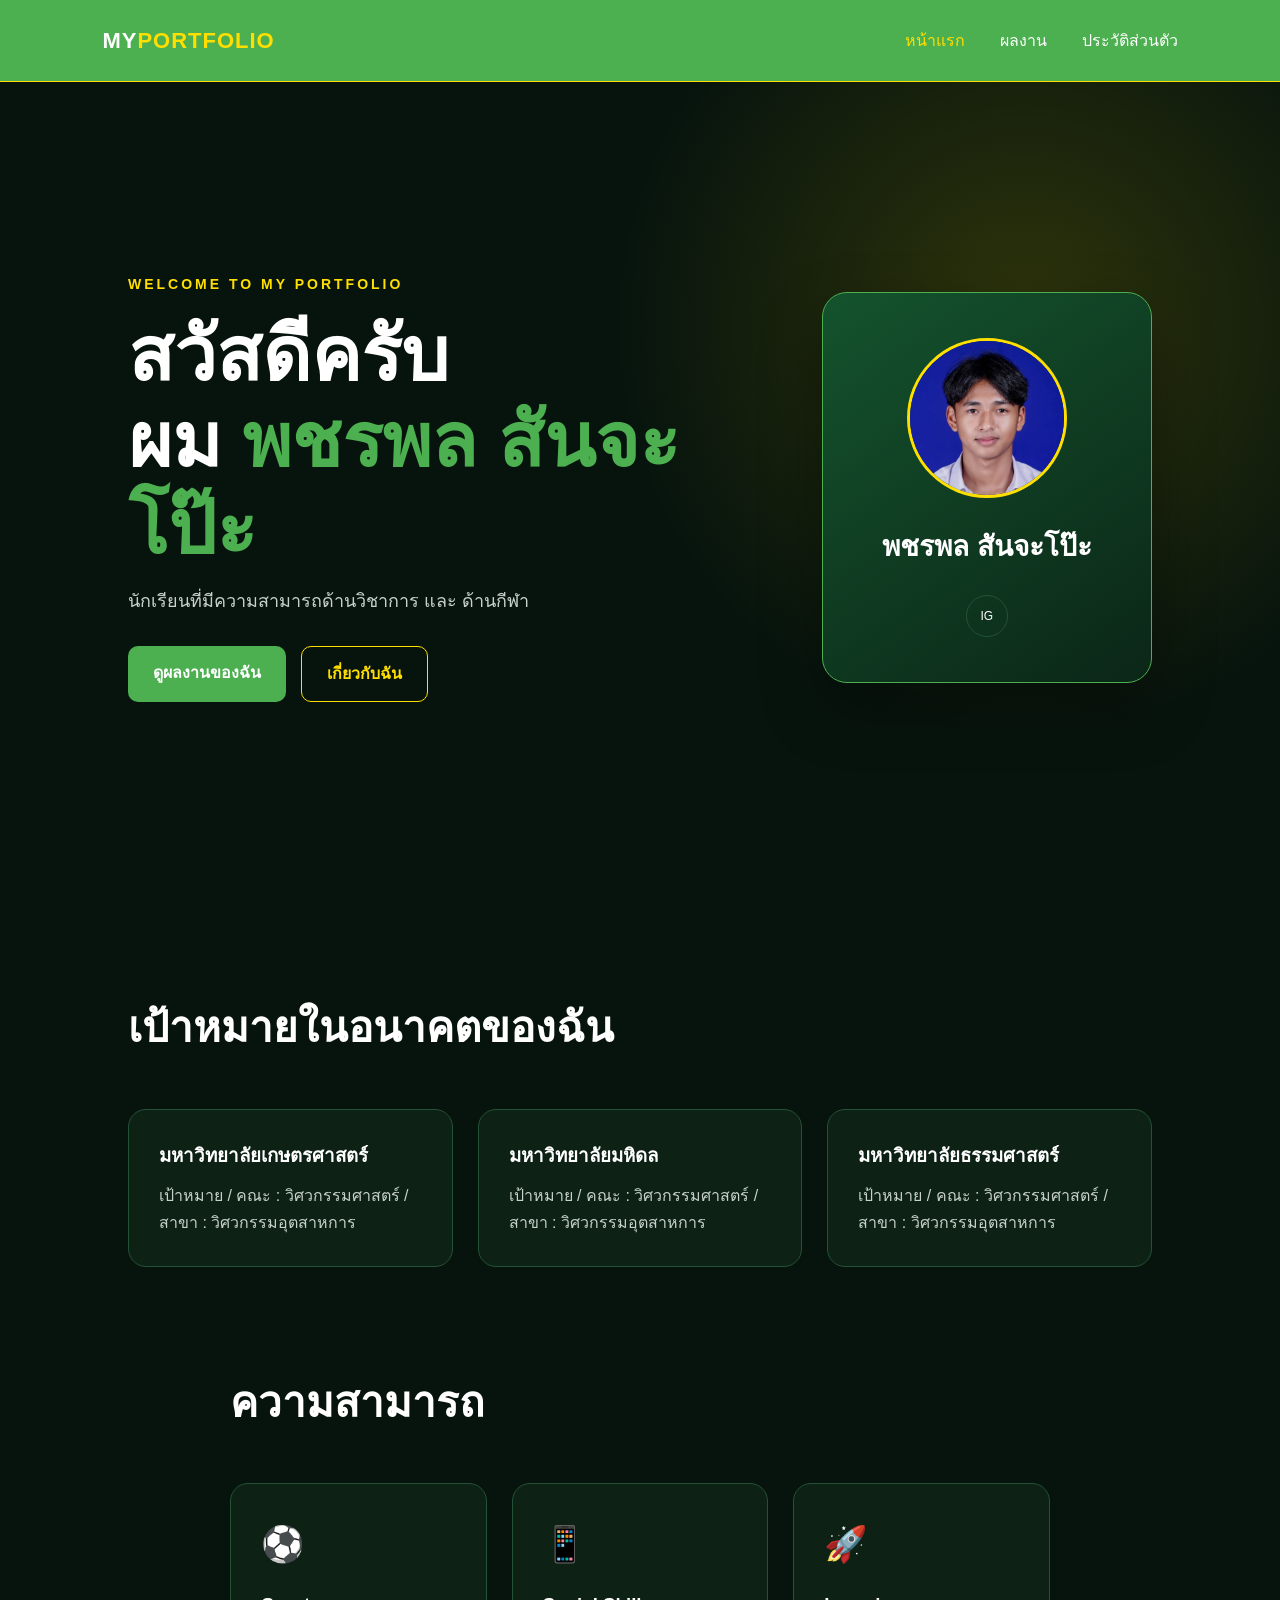
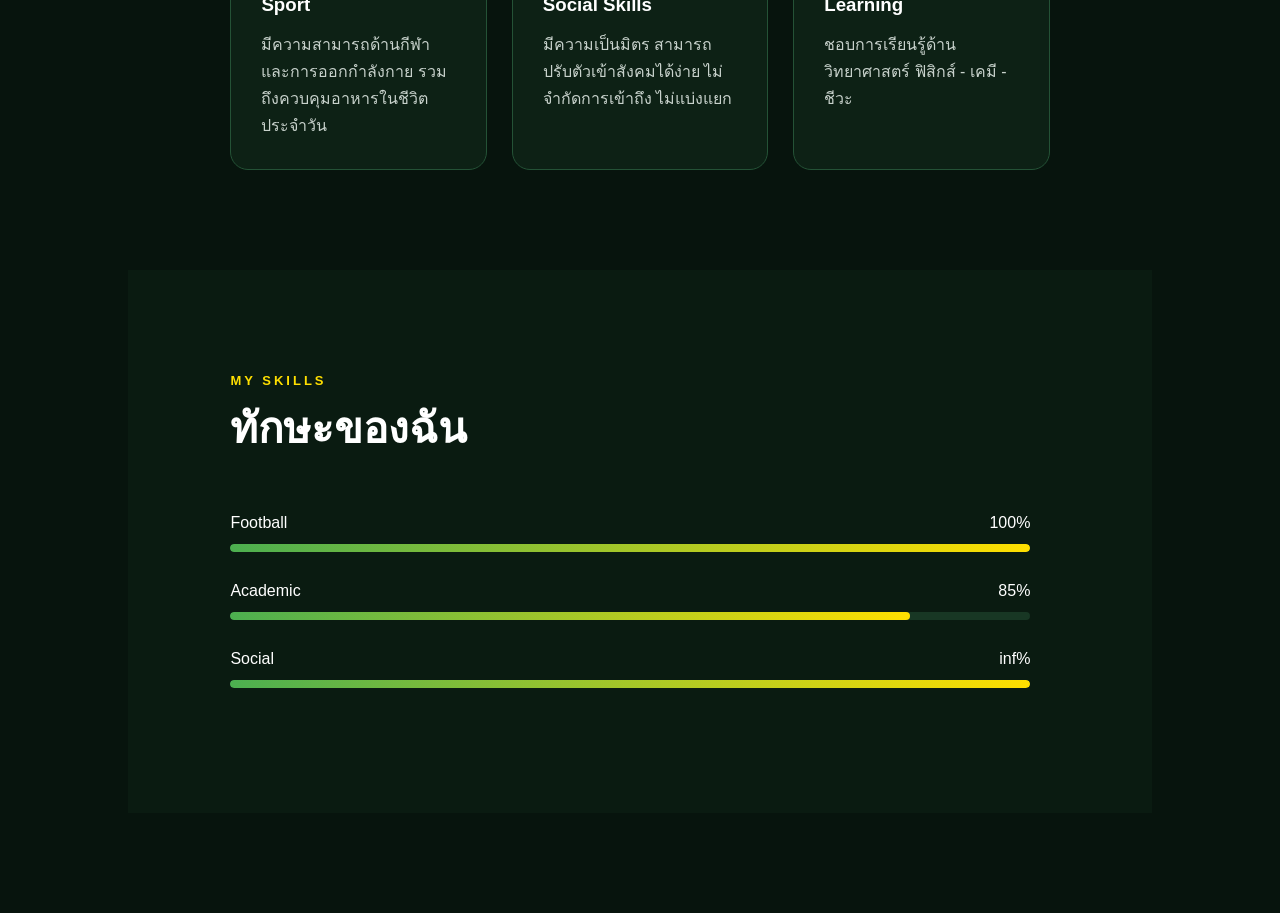
<file: index.html>
<!DOCTYPE html>
<html lang="th">
<head>
    <meta charset="UTF-8">
    <meta name="viewport" content="width=device-width, initial-scale=1.0">
    <title>Portfolio | แนะนำตัว</title>

    <link rel="stylesheet" href="style.css">
</head>

<body>

    <!-- Navigation -->
    <header class="navbar">
        <div class="logo">MY<span>PORTFOLIO</span></div>

        <nav>
            <a href="index.html" class="active">หน้าแรก</a>
            <a href="portfolio.html">ผลงาน</a>
            <a href="h.html">ประวัติส่วนตัว</a>
        </nav>
    </header>


    <!-- Hero -->
    <main class="hero">

        <div class="hero-text">

            <p class="welcome">WELCOME TO MY PORTFOLIO</p>

            <h1>
                สวัสดีครับ <br>
                ผม <span>พชรพล สันจะโป๊ะ</span>
            </h1>

            <p class="description">
                นักเรียนที่มีความสามารถด้านวิชาการ และ ด้านกีฬา
            </p>

            <div class="buttons">
                <a href="portfolio.html" class="btn primary">
                    ดูผลงานของฉัน
                </a>

                <a href="#about" class="btn secondary">
                    เกี่ยวกับฉัน
                </a>
            </div>

        </div>


        <div class="hero-card">

            <div class="project-image1">
    <img src="proflie.jpg" alt="รูปโปรไฟล์">
</div>

            <h2>พชรพล สันจะโป๊ะ</h2>
            <div class="social">
                <a href="https://www.instagram.com/_.pacharaa/">IG</a>
            </div>

        </div>

    </main>

    <!-- About -->
    <section id="about" class="section">

        <div class="section-title">
            <h2>เป้าหมายในอนาคตของฉัน</h2>
        </div>

        <div class="about-grid">

            <div class="about-box">
                <h3>มหาวิทยาลัยเกษตรศาสตร์</h3>
                <p>
                    เป้าหมาย 
                    / คณะ : วิศวกรรมศาสตร์
                    / สาขา : วิศวกรรมอุตสาหการ
                </p>
            </div>

            <div class="about-box">
                <h3>มหาวิทยาลัยมหิดล</h3>
                <p>
                    เป้าหมาย 
                    / คณะ : วิศวกรรมศาสตร์ 
                    / สาขา : วิศวกรรมอุตสาหการ
                </p>
            </div>

            <div class="about-box">
                <h3>มหาวิทยาลัยธรรมศาสตร์</h3>
                <p>
                    เป้าหมาย 
                    / คณะ : วิศวกรรมศาสตร์ 
                    / สาขา : วิศวกรรมอุตสาหการ
                </p>
            </div>

        </div>

    <!-- About -->
    <section id="about" class="section">

        <div class="section-title">
            <h2>ความสามารถ</h2>
        </div>

        <div class="about-grid">

            <div class="about-box">
                <div class="icon">⚽</div>
                <h3>Sport</h3>
                <p>
                    มีความสามารถด้านกีฬาและการออกกำลังกาย
                    รวมถึงควบคุมอาหารในชีวิตประจำวัน
                </p>
            </div>

            <div class="about-box">
                <div class="icon">📱</div>
                <h3>Social Skills</h3>
                <p>
                    มีความเป็นมิตร สามารถปรับตัวเข้าสังคมได้ง่าย
                    ไม่จำกัดการเข้าถึง ไม่แบ่งแยก
                </p>
            </div>

            <div class="about-box">
                <div class="icon">🚀</div>
                <h3>Learning</h3>
                <p>
                    ชอบการเรียนรู้ด้านวิทยาศาสตร์
                    ฟิสิกส์ - เคมี - ชีวะ
                </p>
            </div>

        </div>

    </section>


    <!-- Skills -->
    <section class="section skills-section">

        <div class="section-title">
            <p>MY SKILLS</p>
            <h2>ทักษะของฉัน</h2>
        </div>

        <div class="skills">

            <div class="skill">
                <div>
                    <span>Football</span>
                    <span>100%</span>
                </div>
                <div class="progress">
                    <span style="width:100%"></span>
                </div>
            </div>

            <div class="skill">
                <div>
                    <span>Academic</span>
                    <span>85%</span>
                </div>
                <div class="progress">
                    <span style="width:85%"></span>
                </div>
            </div>

            <div class="skill">
                <div>
                    <span>Social</span>
                    <span>inf%</span>
                </div>
                <div class="progress">
                    <span style="width:100%"></span>
                </div>
            </div>

        </div>

    </section>

</body>
</html>
</file>
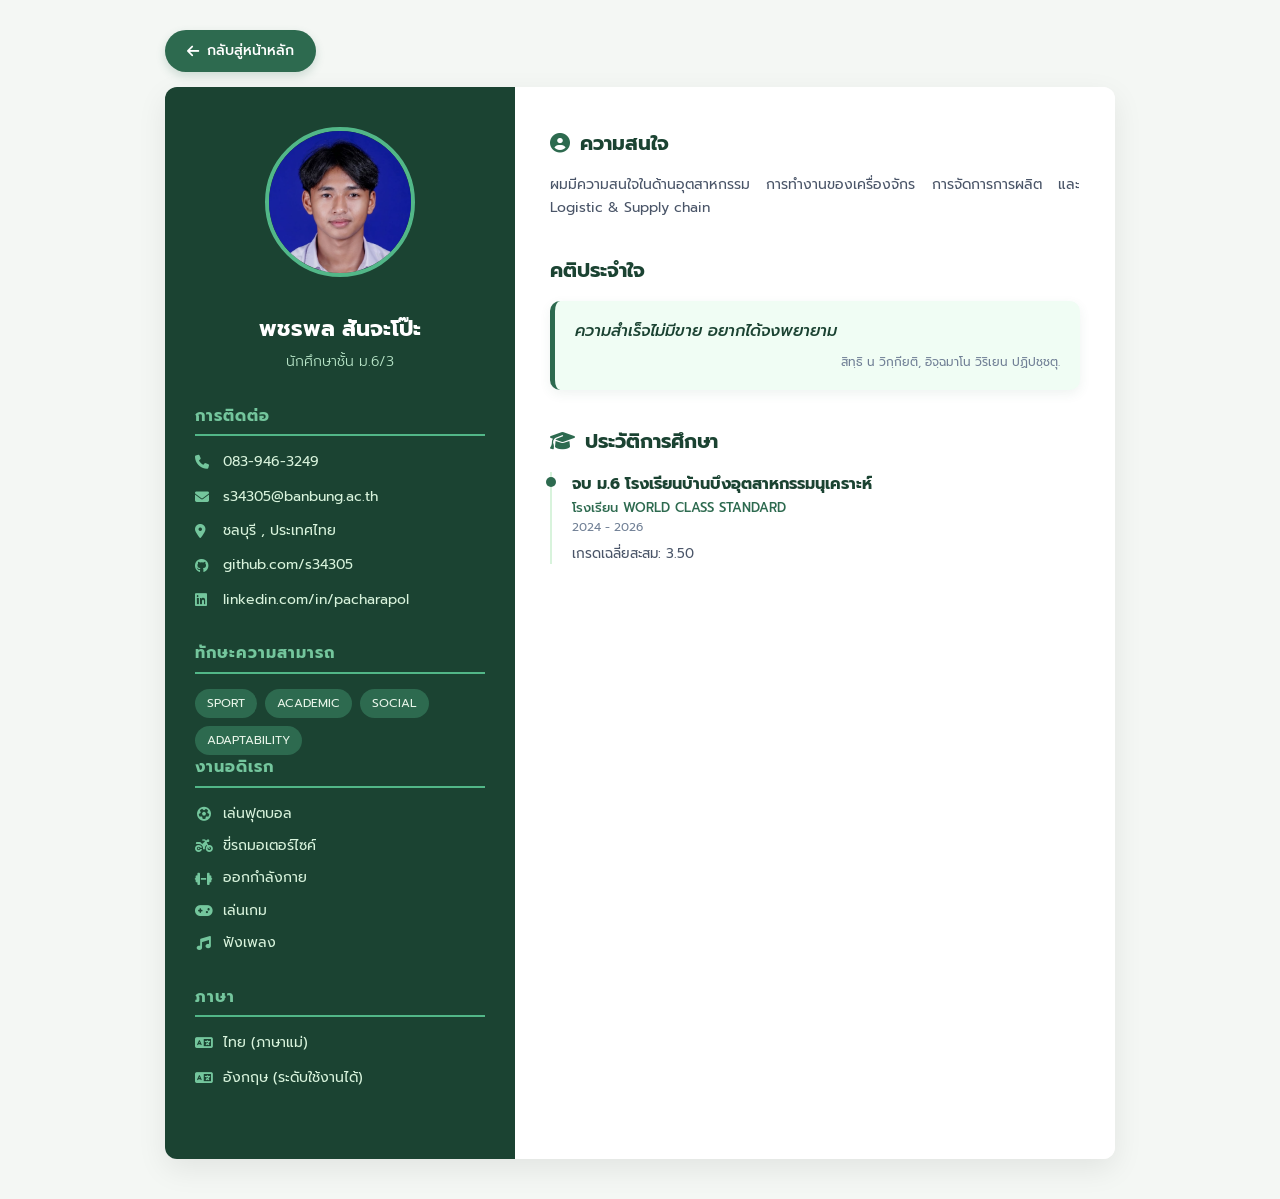
<file: h.html>
<!DOCTYPE html>
<html lang="th">
<head>
    <meta charset="UTF-8">
    <meta name="viewport" content="width=device-width, initial-scale=1.0">
    <title>ประวัติส่วนตัว - พชรพล สันจะโป้ะ</title>
    
    <!-- นำเข้าฟอนต์ Google Font (Prompt) -->
    <link rel="preconnect" href="https://fonts.googleapis.com">
    <link rel="preconnect" href="https://fonts.gstatic.com" crossorigin>
    <link href="https://fonts.googleapis.com/css2?family=Prompt:wght@300;400;500;600;700&display=swap" rel="stylesheet">
    
    <!-- นำเข้า ไอคอน Font Awesome -->
    <link rel="stylesheet" href="https://cdnjs.cloudflare.com/ajax/libs/font-awesome/6.4.0/css/all.min.css">

    <style>

        /* === คติประจำใจ === */
.motto-box {
    background: #f0fdf4;
    border-left: 5px solid #2d6a4f;
    padding: 18px 20px;
    border-radius: 10px;
    margin-top: 10px;
    box-shadow: 0 4px 12px rgba(45, 106, 79, 0.08);
}

.motto-box i {
    color: #2d6a4f;
    font-size: 22px;
    margin-right: 8px;
}

.motto-text {
    font-size: 16px;
    font-weight: 500;
    color: #1b4332;
    font-style: italic;
}

.motto-author {
    margin-top: 8px;
    font-size: 12px;
    color: #718096;
    text-align: right;
}

/* === งานอดิเรก === */
.hobbies-list {
    display: flex;
    flex-direction: column;
    gap: 10px;
}

.hobby-item {
    display: flex;
    align-items: center;
    gap: 10px;
    color: #d8f3dc;
    font-size: 14px;
}

.hobby-item i {
    color: #74c69d;
    width: 18px;
    text-align: center;
}

        /* === Global Settings === */
        * {
            margin: 0;
            padding: 0;
            box-sizing: border-box;
            font-family: 'Prompt', sans-serif;
        }

        body {
            background-color: #f4f7f4;
            color: #2d3748;
            line-height: 1.6;
            padding: 20px;
        }

        /* === Top Navigation / Back Button === */
        .top-nav {
            max-width: 950px;
            margin: 10px auto 0;
        }

        .btn-back {
            display: inline-flex;
            align-items: center;
            gap: 8px;
            padding: 10px 22px;
            background-color: #2d6a4f;
            color: #ffffff;
            text-decoration: none;
            border-radius: 25px;
            font-size: 14px;
            font-weight: 500;
            box-shadow: 0 4px 10px rgba(45, 106, 79, 0.2);
            transition: all 0.3s ease;
        }

        .btn-back:hover {
            background-color: #1b4332;
            transform: translateY(-2px);
            box-shadow: 0 6px 15px rgba(27, 67, 50, 0.3);
            color: #ffffff;
        }

        /* === Container Layout === */
        .resume-container {
            max-width: 950px;
            margin: 15px auto 20px;
            background: #ffffff;
            display: flex;
            flex-wrap: wrap;
            box-shadow: 0 10px 30px rgba(0, 0, 0, 0.08);
            border-radius: 12px;
            overflow: hidden;
        }

        /* === Sidebar (ฝั่งซ้าย - โทนเขียวเข้ม) === */
        .sidebar {
            flex: 1 1 300px;
            background-color: #1b4332;
            color: #ffffff;
            padding: 40px 30px;
        }

        .profile-img-container {
            text-align: center;
            margin-bottom: 25px;
        }

        .profile-img {
            width: 150px;
            height: 150px;
            border-radius: 50%;
            object-fit: cover;
            border: 4px solid #52b788;
        }

        .sidebar h1 {
            font-size: 22px;
            text-align: center;
            color: #ffffff;
            margin-bottom: 5px;
        }

        .sidebar .job-title {
            font-size: 14px;
            color: #b7e4c7;
            text-align: center;
            margin-bottom: 30px;
            font-weight: 300;
        }

        .sidebar-section {
            margin-bottom: 30px;
        }

        .sidebar-title {
            font-size: 16px;
            text-transform: uppercase;
            border-bottom: 2px solid #52b788;
            padding-bottom: 5px;
            margin-bottom: 15px;
            color: #74c69d;
            letter-spacing: 1px;
        }

        .contact-info p {
            font-size: 14px;
            margin-bottom: 12px;
            display: flex;
            align-items: center;
            color: #d8f3dc;
        }

        .contact-info i {
            margin-right: 12px;
            color: #74c69d;
            width: 16px;
        }

        .skills-list {
            display: flex;
            flex-wrap: wrap;
            gap: 8px;
        }

        .skill-badge {
            background-color: #2d6a4f;
            color: #e8f5e9;
            padding: 5px 12px;
            border-radius: 20px;
            font-size: 12px;
        }

        /* === Main Content (ฝั่งขวา - โทนขาวสว่าง Accent เขียว) === */
        .main-content {
            flex: 2 1 500px;
            padding: 40px 35px;
            background: #ffffff;
        }

        .main-section {
            margin-bottom: 35px;
        }

        .main-title {
            font-size: 20px;
            color: #1b4332;
            margin-bottom: 15px;
            display: flex;
            align-items: center;
        }

        .main-title i {
            margin-right: 10px;
            color: #2d6a4f;
        }

        .about-text {
            color: #4a5568;
            font-size: 14px;
            text-align: justify;
        }

        /* Timeline Items (สำหรับประวัติการศึกษา) */
        .timeline-item {
            position: relative;
            padding-left: 20px;
            border-left: 2px solid #d8f3dc;
            margin-bottom: 20px;
        }

        .timeline-item::before {
            content: '';
            position: absolute;
            left: -6px;
            top: 5px;
            width: 10px;
            height: 10px;
            border-radius: 50%;
            background-color: #2d6a4f;
        }

        .timeline-item h4 {
            font-size: 16px;
            color: #1b4332;
        }

        .timeline-item .sub-title {
            font-size: 13px;
            color: #2d6a4f;
            font-weight: 500;
        }

        .timeline-item .date {
            font-size: 12px;
            color: #718096;
            margin-bottom: 5px;
        }

        .timeline-item p {
            font-size: 13.5px;
            color: #4a5568;
        }

        /* Responsive */
        @media (max-width: 768px) {
            body {
                padding: 10px;
            }
            .main-content {
                padding: 25px 20px;
            }
            .sidebar {
                padding: 30px 20px;
            }
        }
    </style>
</head>
<body>

    <!-- ================= ปุ่มย้อนกลับไปหน้า index.html ================= -->
    <div class="top-nav">
        <a href="index.html" class="btn-back">
            <i class="fas fa-arrow-left"></i> กลับสู่หน้าหลัก
        </a>
    </div>

    <div class="resume-container">
        
        <!-- ================= ฝั่งซ้าย (Sidebar) ================= -->
        <aside class="sidebar">
            <div class="profile-img-container">
                <img src="proflie.jpg" alt="รูปโปรไฟล์" class="profile-img">
            </div>
            
            <h1>พชรพล สันจะโป๊ะ</h1>
            <p class="job-title">นักศึกษาชั้น ม.6/3 </p>

            <!-- ข้อมูลติดต่อ -->
            <div class="sidebar-section">
                <h3 class="sidebar-title">การติดต่อ</h3>
                <div class="contact-info">
                    <p><i class="fas fa-phone"></i> 083-946-3249</p>
                    <p><i class="fas fa-envelope"></i> s34305@banbung.ac.th</p>
                    <p><i class="fas fa-map-marker-alt"></i> ชลบุรี , ประเทศไทย</p>
                    <p><i class="fab fa-github"></i> github.com/s34305</p>
                    <p><i class="fab fa-linkedin"></i> linkedin.com/in/pacharapol</p>
                </div>
            </div>

            <!-- ทักษะ -->
            <div class="sidebar-section">
                <h3 class="sidebar-title">ทักษะความสามารถ</h3>
                <div class="skills-list">
                    <span class="skill-badge">SPORT</span>
                    <span class="skill-badge">ACADEMIC</span>
                    <span class="skill-badge">SOCIAL</span>
                    <span class="skill-badge">ADAPTABILITY</span>
                </div>

              <!-- งานอดิเรก -->
<div class="sidebar-section">
    <h3 class="sidebar-title">งานอดิเรก</h3>

    <div class="hobbies-list">
        <div class="hobby-item">
            <i class="fas fa-futbol"></i>
            <span>เล่นฟุตบอล</span>
        </div>

        <div class="hobby-item">
            <i class="fas fa-motorcycle"></i>
            <span>ขี่รถมอเตอร์ไซค์</span>
        </div>

        <div class="hobby-item">
            <i class="fas fa-dumbbell"></i>
            <span>ออกกำลังกาย</span>
        </div>

        <div class="hobby-item">
            <i class="fas fa-gamepad"></i>
            <span>เล่นเกม</span>
        </div>

        <div class="hobby-item">
            <i class="fas fa-music"></i>
            <span>ฟังเพลง</span>
        </div>
    </div>
</div>
            <!-- ภาษา -->
            <div class="sidebar-section">
                <h3 class="sidebar-title">ภาษา</h3>
                <div class="contact-info">
                    <p><i class="fas fa-language"></i> ไทย (ภาษาแม่)</p>
                    <p><i class="fas fa-language"></i> อังกฤษ (ระดับใช้งานได้)</p>
                </div>
            </div>
        </aside>

        <!-- ================= ฝั่งขวา (Main Content) ================= -->
        <main class="main-content">
            
            <!-- เกี่ยวกับฉัน -->
            <section class="main-section">
                <h2 class="main-title"><i class="fas fa-user-circle"></i> ความสนใจ</h2>
                <p class="about-text">
                    ผมมีความสนใจในด้านอุตสาหกรรม การทำงานของเครื่องจักร การจัดการการผลิต   และ Logistic & Supply chain
                </p>
            </section>

            <!-- คติประจำใจ -->
<section class="main-section">
    <h2 class="main-title">
         คติประจำใจ
    </h2>

    <div class="motto-box">
        <p class="motto-text">
            ความสำเร็จไม่มีขาย  อยากได้จงพยายาม
        </p>

        <p class="motto-author">
             สิทฺธิ น วิกฺกียติ, อิจฺฉมาโน วิริเยน ปฏิปชฺชตุ.
        </p>
    </div>
</section>

            <!-- ประวัติการศึกษา -->
            <section class="main-section">
                <h2 class="main-title"><i class="fas fa-graduation-cap"></i> ประวัติการศึกษา</h2>
                
                <div class="timeline-item">
                    <h4>จบ ม.6 โรงเรียนบ้านบึงอุตสาหกรรมนุเคราะห์</h4>
                    <div class="sub-title">โรงเรียน WORLD CLASS STANDARD</div>
                    <div class="date">2024 - 2026</div>
                    <p>เกรดเฉลี่ยสะสม: 3.50 </p>
                </div>
            </section>

        </main>

    </div>

</body>
</html>
</file>
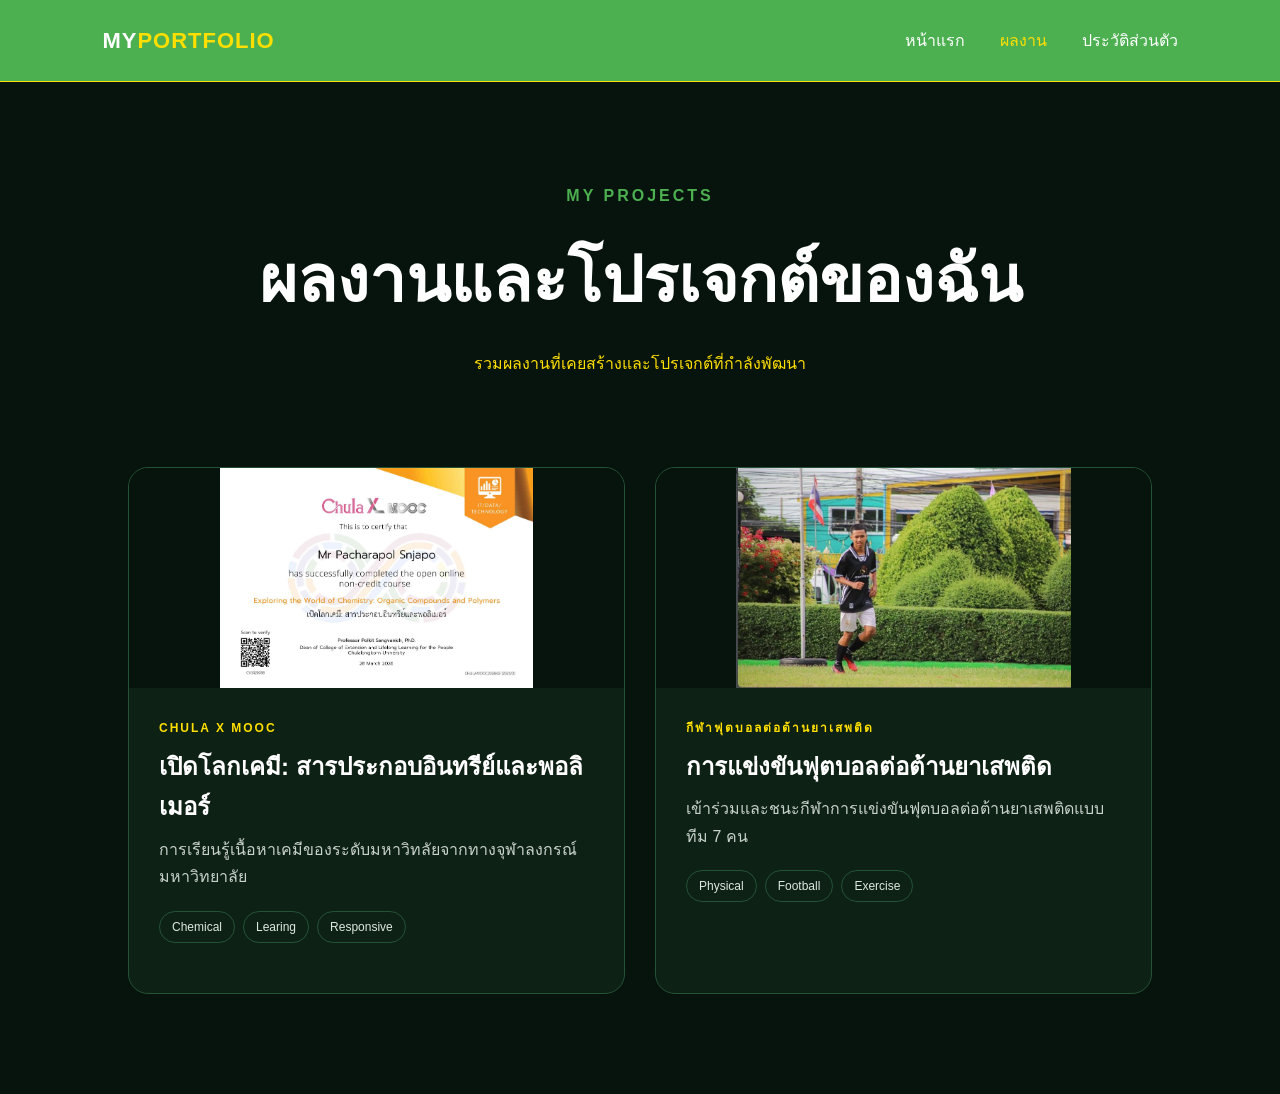
<file: portfolio.html>
<!DOCTYPE html>
<html lang="th">
<head>
    <meta charset="UTF-8">
    <meta name="viewport" content="width=device-width, initial-scale=1.0">

    <title>Portfolio | ผลงาน</title>

    <link rel="stylesheet" href="style.css">
</head>

<body>

    <!-- Navigation -->
    <header class="navbar">

        <div class="logo">
            MY<span>PORTFOLIO</span>
        </div>

        <nav>
            <a href="index.html">หน้าแรก</a>
            <a href="portfolio.html" class="active">ผลงาน</a>
            <a href="h.html">ประวัติส่วนตัว</a>
        </nav>

    </header>


    <!-- Portfolio Header -->
    <section class="portfolio-header">

        <p>MY PROJECTS</p>

        <h1>
            ผลงานและโปรเจกต์ของฉัน
        </h1>

        <span>
            รวมผลงานที่เคยสร้างและโปรเจกต์ที่กำลังพัฒนา
        </span>

    </section>


    <!-- Projects -->
    <section class="projects">

        <!-- Project 1 -->
        <article class="project-card">

            <div class="project-image project-one">
                <img src="1.jpg" alt="เว็บไซต์แนะนำตัว">
            </div>

            <div class="project-content">

                <p class="project-type">
                    CHULA X MOOC
                </p>

                <h2>เปิดโลกเคมี: สารประกอบอินทรีย์และพอลิเมอร์</h2>

                <p>
                    การเรียนรู้เนื้อหาเคมีของระดับมหาวิทลัยจากทางจุฬาลงกรณ์มหาวิทยาลัย
                </p>

                <div class="tags">
                    <span>Chemical</span>
                    <span>Learing</span>
                    <span>Responsive</span>
                </div>

            </div>

        </article>

          <!-- Project 1 -->
        <article class="project-card">

            <div class="project-image project-one">
                <img src="ball.jpg" alt="เว็บไซต์แนะนำตัว">
            </div>

            <div class="project-content">

                <p class="project-type">
                    กีฬาฟุตบอลต่อต้านยาเสพติด
                </p>

                <h2>การแข่งขันฟุตบอลต่อต้านยาเสพติด</h2>

                <p>
                    เข้าร่วมและชนะกีฬาการแข่งขันฟุตบอลต่อต้านยาเสพติดแบบทีม 7 คน
                </p>

                <div class="tags">
                    <span>Physical</span>
                    <span>Football</span>
                    <span>Exercise</span>
                </div>

            </div>

        </article>

</body>
</html>
</file>
<file: style.css>
/* ==============================
   RESET
================================ */

* {
    margin: 0;
    padding: 0;
    box-sizing: border-box;
}

html {
    scroll-behavior: smooth;
}

body {
    font-family: Arial, "Noto Sans Thai", sans-serif;
    background: #07140D;
    color: #ffffff;
    line-height: 1.7;
}

a {
    text-decoration: none;
    color: inherit;
}


/* ==============================
   NAVBAR
================================ */

.navbar {
    width: 100%;
    padding: 22px 8%;

    display: flex;
    justify-content: space-between;
    align-items: center;

    position: sticky;
    top: 0;
    z-index: 100;

    background: #4CAF50;
    backdrop-filter: blur(12px);

    border-bottom: 1px solid #FFDF00;
}

.logo {
    font-size: 22px;
    font-weight: 800;
    letter-spacing: 1px;
}

.logo span {
    color: #FFDF00;
}

.navbar nav {
    display: flex;
    gap: 35px;
}

.navbar nav a {
    color: #ffffff;
    transition: 0.3s;
}

.navbar nav a:hover,
.navbar nav a.active {
    color: #FFDF00;
}


/* ==============================
   HERO
================================ */

.hero {
    min-height: 90vh;
    padding: 80px 10%;

    display: grid;
    grid-template-columns: 1.3fr 0.7fr;
    align-items: center;
    gap: 80px;

    background:
        radial-gradient(
            circle at 80% 30%,
            rgba(255, 223, 0, 0.16),
            transparent 35%
        ),
        #07140D;
}

.welcome {
    color: #FFDF00;
    font-size: 14px;
    font-weight: bold;
    letter-spacing: 3px;
}

.hero h1 {
    margin: 15px 0;

    font-size: clamp(45px, 6vw, 75px);
    line-height: 1.15;
}

.hero h1 span {
    color: #4CAF50;
}

.description {
    max-width: 600px;
    color: #C8D2CC;
    font-size: 18px;
}

.buttons {
    display: flex;
    gap: 15px;
    margin-top: 30px;
}

.btn {
    padding: 13px 25px;
    border-radius: 10px;
    font-weight: bold;
    transition: 0.3s;
}

.btn.primary {
    background: #4CAF50;
    color: #ffffff;
}

.btn.primary:hover {
    transform: translateY(-3px);
    background: #3d9b45;
    box-shadow: 0 10px 30px rgba(76, 175, 80, 0.35);
}

.btn.secondary {
    border: 1px solid #FFDF00;
    color: #FFDF00;
}

.btn.secondary:hover {
    background: #FFDF00;
    color: #07140D;
}


/* ==============================
   PROFILE CARD
================================ */

.hero-card {
    padding: 45px 30px;

    text-align: center;

    background:
        linear-gradient(
            145deg,
            #14532D,
            #0B2617
        );

    border: 1px solid #4CAF50;
    border-radius: 25px;

    box-shadow: 0 25px 60px rgba(0, 0, 0, 0.35);
}


/* ==============================
   PROFILE IMAGE
================================ */

.project-image1 {
    width: 160px;
    height: 160px;

    margin: 0 auto 25px;

    border-radius: 50%;

    overflow: hidden;

    display: block;

    background: #0B2617;

    border: 3px solid #FFDF00;
}

.project-image1 img {
    width: 100%;
    height: 100%;

    display: block;

    object-fit: cover;
    object-position: center;
}


/* ==============================
   HERO CARD TEXT
================================ */

.hero-card h2 {
    font-size: 28px;
}

.hero-card p {
    color: #C8D2CC;
}


/* ==============================
   SOCIAL
================================ */

.social {
    display: flex;
    justify-content: center;
    gap: 10px;

    margin-top: 25px;
}

.social a {
    width: 42px;
    height: 42px;

    display: flex;
    justify-content: center;
    align-items: center;

    border: 1px solid #245236;
    border-radius: 50%;

    font-size: 12px;

    transition: 0.3s;
}

.social a:hover {
    background: #FFDF00;
    color: #07140D;
    border-color: #FFDF00;
}


/* ==============================
   SECTION
================================ */

.section {
    padding: 100px 10%;
}

.section-title {
    margin-bottom: 45px;
}

.section-title p {
    color: #FFDF00;
    font-weight: bold;
    letter-spacing: 3px;
    font-size: 13px;
}

.section-title h2 {
    font-size: 42px;
}


/* ==============================
   ABOUT
================================ */

.about-grid {
    display: grid;
    grid-template-columns: repeat(3, 1fr);
    gap: 25px;
}

.about-box {
    padding: 30px;

    background: #0D2115;
    border: 1px solid #245236;
    border-radius: 18px;

    transition: 0.3s;
}

.about-box:hover {
    transform: translateY(-8px);
    border-color: #FFDF00;
    box-shadow: 0 12px 30px rgba(76, 175, 80, 0.12);
}

.icon {
    font-size: 35px;
    margin-bottom: 15px;
}

.about-box h3 {
    margin-bottom: 10px;
    color: #ffffff;
}

.about-box p {
    color: #C8D2CC;
}


/* ==============================
   SKILLS
================================ */

.skills-section {
    background: #0A1B11;
}

.skills {
    max-width: 800px;
}

.skill {
    margin-bottom: 25px;
}

.skill > div:first-child {
    display: flex;
    justify-content: space-between;
    margin-bottom: 8px;
}

.progress {
    width: 100%;
    height: 8px;

    background: #183724;
    border-radius: 20px;

    overflow: hidden;
}

.progress span {
    display: block;
    height: 100%;

    background: linear-gradient(
        90deg,
        #4CAF50,
        #FFDF00
    );

    border-radius: 20px;
}


/* ==============================
   PORTFOLIO HEADER
================================ */

.portfolio-header {
    padding: 100px 10% 70px;
    text-align: center;
}

.portfolio-header p {
    color: #4CAF50;
    letter-spacing: 3px;
    font-weight: bold;
}

.portfolio-header h1 {
    margin: 15px 0;

    font-size: clamp(40px, 6vw, 65px);
}

.portfolio-header span {
    color: #FFDF00;
}


/* ==============================
   PROJECTS
================================ */

.projects {
    padding: 20px 10% 100px;

    display: grid;
    grid-template-columns: repeat(2, 1fr);
    gap: 30px;
}

.project-card {
    overflow: hidden;

    background: #0D2115;
    border: 1px solid #245236;

    border-radius: 20px;

    transition: 0.3s;
}

.project-card:hover {
    transform: translateY(-8px);
    border-color: #FFDF00;
    box-shadow: 0 15px 35px rgba(76, 175, 80, 0.15);
}


/* ==============================
   PROJECT IMAGE
================================ */

.project-image {
    width: 100%;
    height: 220px;

    position: relative;

    overflow: hidden;

    display: flex;
    align-items: center;
    justify-content: center;

    font-size: 18px;
    font-weight: bold;
    letter-spacing: 2px;
}


/* ==============================
   PROJECT IMAGE
================================ */

.project-image img {
    width: 100%;
    height: 100%;

    display: block;

    object-fit: contain;
    object-position: center;

    background: #07140D;
}


/* ==============================
   PROJECT BACKGROUNDS
================================ */

.project-one {
    background: linear-gradient(
        135deg,
        #166534,
        #0B2617
    );
}

.project-two {
    background: linear-gradient(
        135deg,
        #4CAF50,
        #166534
    );
}

.project-three {
    background: linear-gradient(
        135deg,
        #FFDF00,
        #9A7B00
    );
}

.project-four {
    background: linear-gradient(
        135deg,
        #22C55E,
        #14532D
    );
}


/* ==============================
   PROJECT CONTENT
================================ */

.project-content {
    padding: 30px;
}

.project-type {
    color: #FFDF00;
    font-size: 12px;
    font-weight: bold;
    letter-spacing: 2px;
}

.project-content h2 {
    margin: 8px 0;
}

.project-content > p:not(.project-type) {
    color: #C8D2CC;
}


/* ==============================
   TAGS
================================ */

.tags {
    display: flex;
    flex-wrap: wrap;
    gap: 8px;

    margin: 20px 0;
}

.tags span {
    padding: 5px 12px;

    border: 1px solid #245236;
    border-radius: 20px;

    color: #DDE8E0;
    font-size: 12px;
}

.tags span:hover {
    border-color: #FFDF00;
    color: #FFDF00;
}


/* ==============================
   PROJECT LINK
================================ */

.project-link {
    color: #FFDF00;
    font-weight: bold;
}

.project-link:hover {
    color: #4CAF50;
}


/* ==============================
   CONTACT
================================ */

.contact {
    padding: 100px 10%;
    text-align: center;

    background: #0A1B11;
}

.contact > p {
    color: #FFDF00;
    font-weight: bold;
    letter-spacing: 3px;
}

.contact h2 {
    margin: 10px 0;
    font-size: 40px;
}

.contact > span {
    color: #C8D2CC;
}

.contact-buttons {
    display: flex;
    justify-content: center;
    gap: 15px;

    margin-top: 30px;
}

.contact-buttons a {
    padding: 10px 20px;

    border: 1px solid #245236;
    border-radius: 10px;

    transition: 0.3s;
}

.contact-buttons a:hover {
    background: #FFDF00;
    color: #07140D;
    border-color: #FFDF00;
}


/* ==============================
   FOOTER
================================ */

footer {
    padding: 25px;

    text-align: center;

    color: #9FB2A5;
    font-size: 13px;

    border-top: 1px solid #245236;
}


/* ==============================
   RESPONSIVE
================================ */

@media (max-width: 850px) {

    .navbar {
        padding: 20px 5%;
    }

    .navbar nav {
        gap: 15px;
    }

    .hero {
        grid-template-columns: 1fr;
        padding: 70px 7%;
        text-align: center;
    }

    .description {
        margin: auto;
    }

    .buttons {
        justify-content: center;
        flex-wrap: wrap;
    }

    .about-grid {
        grid-template-columns: 1fr;
    }

    .projects {
        grid-template-columns: 1fr;

        padding-left: 7%;
        padding-right: 7%;
    }

    .section {
        padding-left: 7%;
        padding-right: 7%;
    }
}


/* ==============================
   MOBILE
================================ */

@media (max-width: 500px) {

    .logo {
        font-size: 17px;
    }

    .navbar nav a {
        font-size: 13px;
    }

    .hero h1 {
        font-size: 42px;
    }

    .project-image1 {
        width: 130px;
        height: 130px;
    }

    .section-title h2 {
        font-size: 32px;
    }

    .portfolio-header h1 {
        font-size: 38px;
    }

    .contact h2 {
        font-size: 30px;
    }

    .project-image {
        height: 200px;
    }
}
</file>
